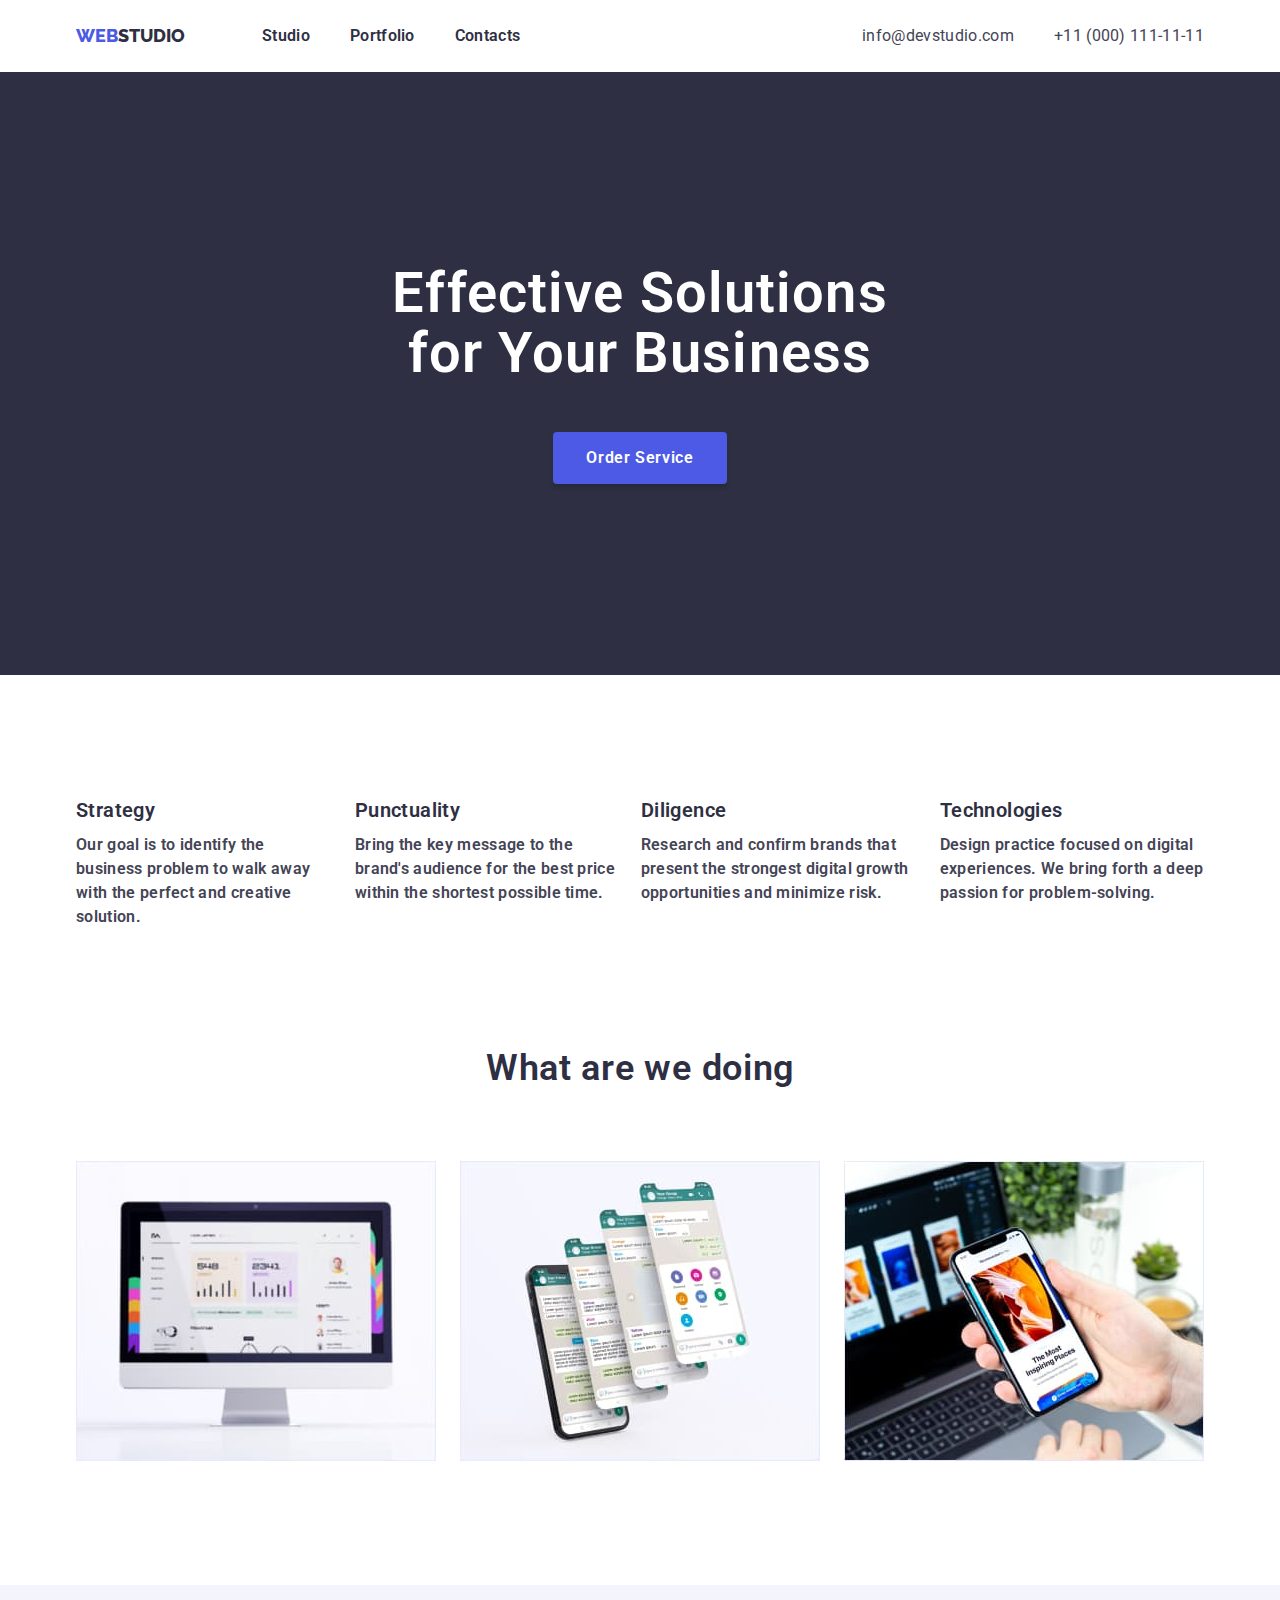
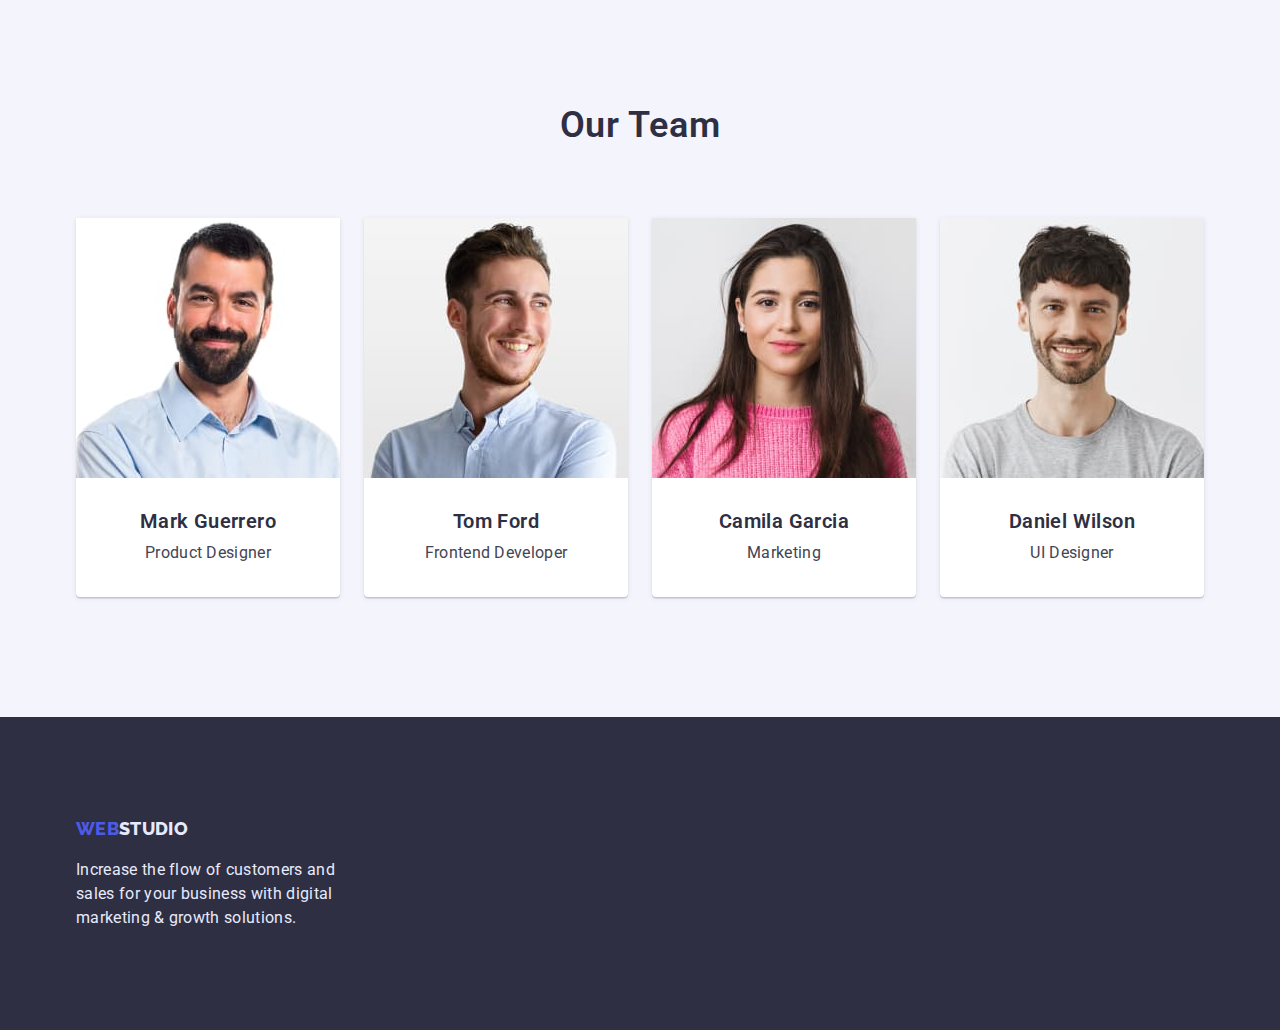
<file: index.html>
<!DOCTYPE html>
<html lang="en">
<head>
    <meta charset="UTF-8">
    <meta http-equiv="X-UA-Compatible" content="IE=edge">
    <meta name="viewport" content="width=device-width, initial-scale=1.0">
    <title>WebStudio</title>
    <link href="https://fonts.googleapis.com/css2?family=Raleway:wght@800&family=Roboto:wght@400;500;700;900&display=swap" rel="stylesheet">
    <link rel="stylesheet" href="https://cdnjs.cloudflare.com/ajax/libs/modern-normalize/1.1.0/modern-normalize.min.css">
    <link rel="stylesheet" href="./css/style.css">
</head>
<body>
    <!--Шапка-->
    <header class="header">
        <div class="container main-nav">
            <nav class="main-nav">
                <a href="./index.html" class="studio-title" ><span class="color-web">web</span>studio</a> 
                    <ul class="list navigation">
                        <li><a href="./index.html" class="item">Studio</a></li>
                        <li><a href="./portfolio.html" class="item">Portfolio</a></li>
                        <li><a href="" class="item">Contacts</a></li>
                    </ul>
            </nav>
                <ul class="list contact">
                
                    <li> <a href="mailto:info@devstudio.com" class="adress"> info@devstudio.com</a></li> 
                    <li> <a href="tel:+11(000)111-11-11" class="adress"> +11 (000) 111-11-11</a></li>  
             
                </ul>
        </div>       
    </header>
    <main>
            <!--Solutions-->
                <section class="section-title">
                    <div class="container">    
                        <h1 class="title-h-one">Effective Solutions for Your Business</h1>
                        <button type="button"  class="button-h-one">Order Service</button>
                    </div>
                </section>
            <section class="section-h-two ">
                <div class="container">    
                    <ul class="list recomends">
                        <li>
                            <h2 class="color-title about">Strategy</h2>
                            <p class="recomends-p">
                                Our goal is to identify the business problem to walk away with the perfect and creative solution.   
                            </p>
                        </li>
                        <li>
                            <h2 class="color-title  about">Punctuality</h2>
                            <p class="recomends-p">
                                Bring the key message to the brand's audience for the best price within the shortest possible time.
                            </p>
                        </li>
                        <li>
                            <h2 class="color-title  about">Diligence</h2>
                            <p class="recomends-p">Research and confirm brands that present the strongest digital growth opportunities and minimize risk.</p>
                        </li>
                        <li>
                            <h2 class="color-title  about">Technologies</h2>
                            <p class="recomends-p">Design practice focused on digital experiences. We bring forth a deep passion for problem-solving.</p>
                        </li>
                    </ul>
                </div>
            </section>

            <!--Pictures-->
            <section class="section">
                <div class="container">
                    <h2 class="about-us color-title we">What are we doing</h2>
                    <ul class="list img">
                        <li>
                            <img src="./image/phones/photo1.jpg" alt="Picture of computer" width="360">
                        </li>
                        <li>
                            <img src="./image/phones/photo2.jpg" alt="Picture of mobile phone" width="360">
                        </li>
                        <li>
                            <img src="./image/phones/photo3.jpg" alt="Picture of computer and phone" width="360">
                        </li>    
                    </ul>
                </div>    
            </section>
            <!--Team-->
            <section class="card-bgc section-h-three">
                <div class="container ">
                    <h2 class="color-title our-team ">Our Team</h2>
                    <ul class="list recomends ">
                        <li class="color-card"> 
                            
                                <img src="./image/people/person2.jpg" alt="Mark Guerrero" width="264" class="image">
                                <h3 class="color-title guys team">Mark Guerrero</h3>
                                <p class="color-p">Product Designer</p>
                            
                        </li>
                        <li class="color-card">
                            
                                <img src="./image/people/person1.jpg" alt="Tom Ford" width="264" class="image">
                                <h3 class="color-title guys team">Tom Ford</h3>
                                <p class="color-p">Frontend Developer</p>
                            
                        </li>
                        <li class="color-card">
                            
                                <img src="./image/people/person4.jpg" alt="Camila Garcia" width="264" class="image">
                                <h3 class="color-title guys team">Camila Garcia</h3>
                                <p class="color-p">Marketing</p>
                            
                        </li>
                        <li class="color-card">
                                <img src="./image/people/person3.jpg" alt="Daniel Wilson" width="264" class="image">
                                <h3 class="color-title guys team">Daniel Wilson</h3>
                                <p class="color-p">UI Designer</p> 
                        </li>
                    </ul>
                </div>
            </section>
    </main>
    <!--Футер-->
    <footer class="footer">
        <div class="container">
                <a href="./index.html" class="studio-second"><span class="color-web">web</span>studio</a>
                <p class="footer-p">Increase the flow of customers and sales for your business with digital marketing & growth solutions.</p>
        </div>
    </footer>
</body>
</html>
</file>
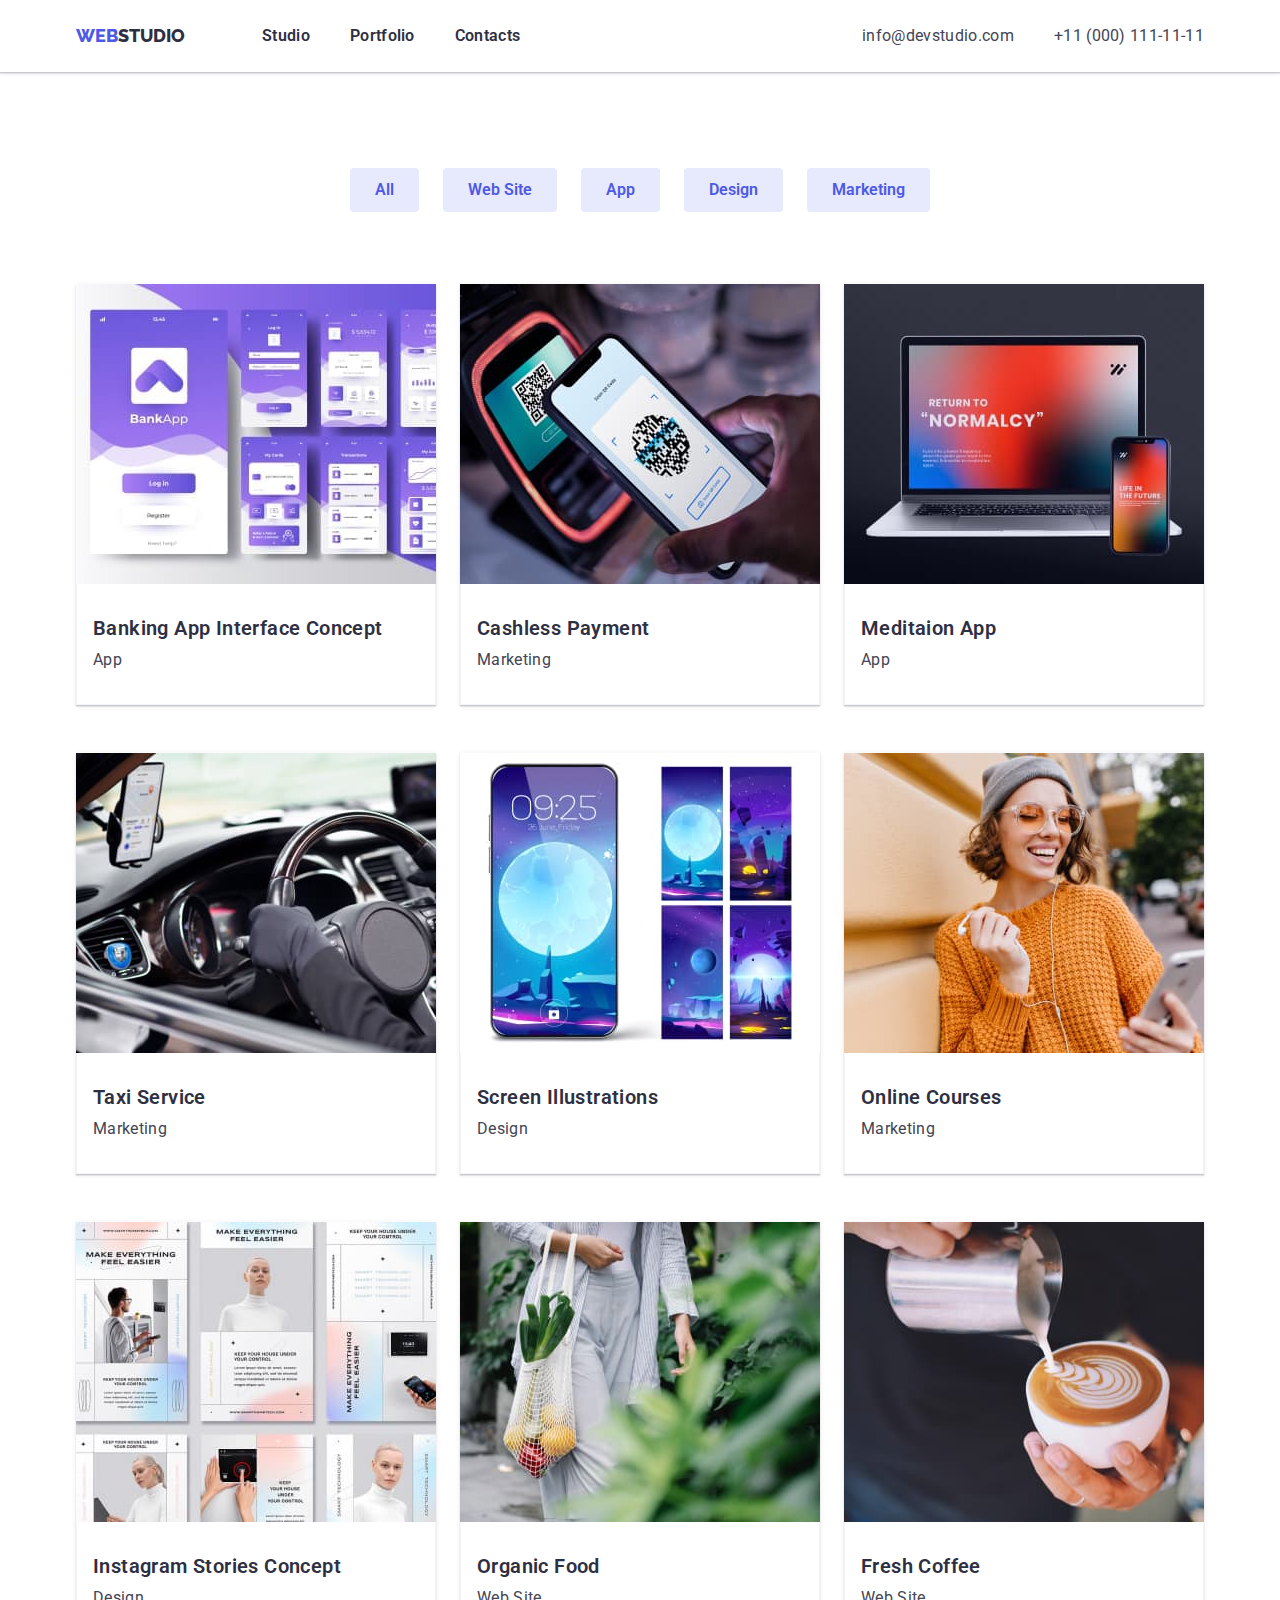
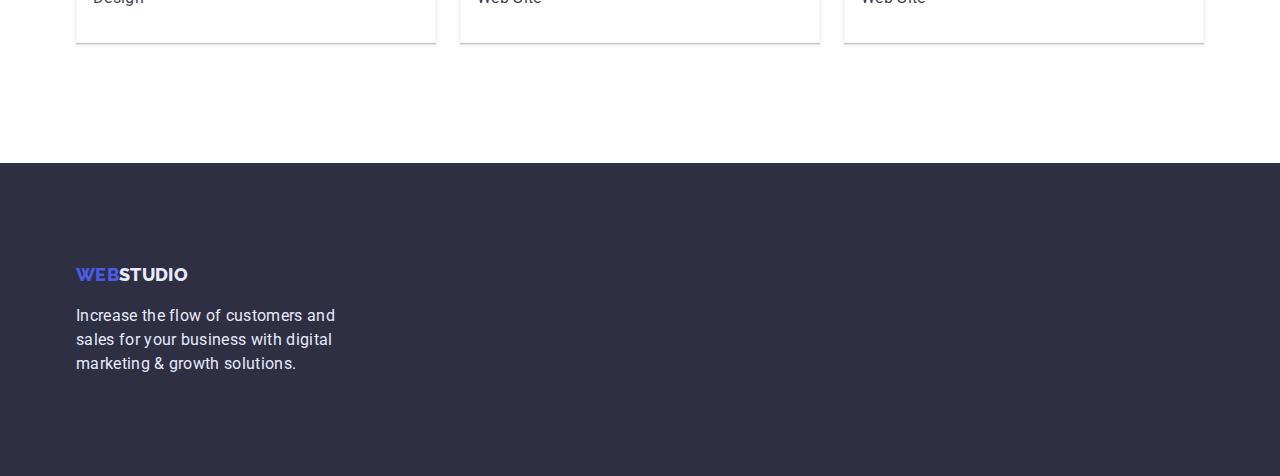
<file: portfolio.html>
<!DOCTYPE html>
<html lang="en">
<head>
    <meta charset="UTF-8">
    <meta http-equiv="X-UA-Compatible" content="IE=edge">
    <meta name="viewport" content="width=device-width, initial-scale=1.0">
    <title>Portfolio</title>
    <link href="https://fonts.googleapis.com/css2?family=Raleway:wght@800&family=Roboto:wght@400;500;700;900&display=swap" rel="stylesheet">
    <link rel="stylesheet" href="https://cdnjs.cloudflare.com/ajax/libs/modern-normalize/1.1.0/modern-normalize.min.css">
    <link rel="stylesheet" href="./css/style.css">
</head>
<body>
        <!--Шапка-->
        <header class="header">
            <div class="container main-nav">
                <nav class="main-nav">
                    <a href="./index.html" class="studio-title" ><span class="color-web">web</span>studio</a> 
                        <ul class="list navigation">
                            <li><a href="./index.html" class="item">Studio</a></li>
                            <li><a href="./portfolio.html" class="item">Portfolio</a></li>
                            <li><a href="" class="item">Contacts</a></li>
                        </ul>
                </nav>
                    <ul class="list contact">
                    
                        <li> <a href="mailto:info@devstudio.com" class="adress"> info@devstudio.com</a></li> 
                        <li> <a href="tel:+11(000)111-11-11" class="adress"> +11 (000) 111-11-11</a></li>  
                 
                    </ul>
            </div>       
        </header>
        <!-- Main -->
    <main>
        
        <section class="section-portfolio">
            <div class="container">
                <h1 class="visually-hidden">Our projects</h1>
                    <ul class="list nav-portfolio buttons">
                        <li>
                            <button type="button" class="nav-buttons">All</button>
                        </li>
                        <li>
                            <button type="button" class="nav-buttons">Web Site</button>
                        </li>
                        <li>
                            <button type="button" class="nav-buttons">App</button>
                        </li>
                        <li>
                            <button type="button" class="nav-buttons">Design</button>
                        </li>
                        <li>
                            <button type="button" class="nav-buttons">Marketing</button>
                        </li>
                    </ul>
                    
                        <ul class="list filters">
                            <li class="card-border">
                                <img src="./image/portfolio/app.jpg" alt="Picture of banking app" width="360" class="image">
                                <div class="p-shadow">
                                    <h2 class="h-two">Banking App Interface Concept</h2>
                                    <p class="p-portfolio">App</p>
                                </div>
                            </li>
                            <li class="card-border">
                                <img src="./image/portfolio/cash.jpg" alt="picture of blue font" width="360"class="image">
                                <div class="p-shadow">
                                    <h2 class="h-two">Cashless Payment</h2>
                                    <p class="p-portfolio">Marketing</p>
                                </div>
                            </li>
                            <li class="card-border">
                                <img src="./image/portfolio/pc.jpg" alt="Picture of computer" width="360"class="image">
                                <div class="p-shadow">
                                    <h2 class="h-two">Meditaion App</h2>
                                    <p class="p-portfolio">App</p>
                                </div>
                            </li>
                            <li class="card-border">
                                <img src="./image/portfolio/car.jpg" alt="picture of car"class="image">
                                <div class="p-shadow">
                                    <h2 class="h-two">Taxi Service</h2>
                                    <p class="p-portfolio">Marketing</p>
                                </div>
                            </li>
                            <li class="card-border">
                                <img src="./image/portfolio/phone.jpg" alt="picture of mobile phone" width="360"class="image">
                                <div class="p-shadow">
                                    <h2 class="h-two">Screen Illustrations</h2>
                                    <p class="p-portfolio">Design</p>
                                </div>
                            </li>
                            <li class="card-border">
                                <img src="./image/portfolio/girl.jpg" alt="picture of girl" width="360" class="image">
                                <div class="p-shadow">
                                    <h2 class="h-two">Online Courses</h2>
                                    <p class="p-portfolio">Marketing</p>
                                </div>
                            </li>
                            <li class="card-border">
                                <img src="./image/portfolio/instagram.jpg" alt="some pictures of instagram" width="360"class="image">
                                <div class="p-shadow">
                                    <h2 class="h-two">Instagram Stories Concept</h2>
                                    <p class="p-portfolio">Design</p>
                                </div>
                            </li>
                            <li class="card-border">
                                <img src="./image/portfolio/food.jpg" alt="picture of organic food" width="360"class="image">
                                <div class="p-shadow">
                                    <h2 class="h-two">Organic Food</h2>
                                    <p class="p-portfolio">Web Site</p>
                                </div>
                            </li>
                            <li class="card-border">
                                <img src="./image/portfolio/coffee.jpg" alt="picture of coffee" width="360"class="image">
                                <div class="p-shadow">
                                    <h2 class="h-two">Fresh Coffee</h2>
                                    <p class="p-portfolio">Web Site</p>
                                </div>
                            </li>     
                        </ul>
                    </div> 
                
        </section>
    </main>
    <!--Футер-->
    <footer class="footer">
        <div class="container">
                <a href="./index.html" class="studio-second"><span class="color-web">web</span>studio</a>
                <p class="footer-p">Increase the flow of customers and sales for your business with digital marketing & growth solutions.</p>
        </div>
    </footer>
    </body>
    </html>
</file>
<file: css/style.css>
:root
{
    --main-color-white: #fff;
    --main-color-blue: #4D5AE5;
    --main-color-text:#2E2F42 ;
    --second-color-text: #434455;
    --color-cloud:#E7E9FC;
    --color-of-card: #F4F4FD;
    --main-color-focus:#4D5AE5;
    --button-h-one-focus:#404BBF;

}

/*#4D5AE5  цвет лого  */
/* #2E2F42 заглавный цвет текста */
/* #FFFFFF цвет фона */
/* #434455 вторичный цвет текста */
/* #E7E9FC цвет текста футера */
/* #F4F4FD цевт сецкии с карточками */


/* оформлення боді*/

body
{
    color:var(--main-color-text);
    font-family: Roboto, sans-serif;
    background-color: var(--main-color-white);
}

p
{
    margin: 0;
}
.main-nav
{
    align-items: center;
    display: flex;
}

.container
{
    margin-left: auto;
    margin-right: auto;
    padding-left: 15px;
    padding-right: 15px;
    width: 1158px;
}

.list
{
    padding: 0;
    margin-top: 0;
    margin-bottom: 0;
    list-style: none;
} 

.color-title
{
    color:var(--main-color-text);
    letter-spacing: 0.02em;
    font-weight: 600;
    font-size: 20px;
}


/* logo design */
.header
{
    box-shadow: 0px 2px 1px rgba(46, 47, 66, 0.08), 0px 1px 1px rgba(46, 47, 66, 0.16), 0px 1px 6px rgba(46, 47, 66, 0.08);
    padding-top: 24px;
    padding-bottom: 24px;
   
}

.color-web
{
    
    font-family: Raleway, sans-serif;
    color:var(--main-color-blue);
    font-size: 18px;
    line-height: 1.3;
    font-weight: 800;
    text-decoration: none;
    
}

.color-web:focus
{
    color:var(--main-color-focus);
} 

.studio-title
{
    font-family: Raleway, sans-serif;
    color:var(--main-color-text);
    font-size: 18px;
    line-height: 1.3;
    font-weight: 800;
    text-decoration: none;
    text-transform: uppercase;
    margin-right: 77px;
}

/* navigation design */



.navigation
{
    display: flex;
    font-size: 16px;
    line-height: 1.5;
    letter-spacing: 0.02em;
    font-weight: 600;
}

.navigation li:not(:last-child)
{
    margin-right: 40px;
}


.item
{
    text-decoration: none;
    color: var(--main-color-text);
}

.item:hover, .item:focus
{
    color: var(--main-color-focus);
}

/*adress design */

.adress
{
    font-size: 16px;
    line-height: 1.5;
    letter-spacing: 0.02em;
    color:var(--second-color-text);
    text-decoration:none;
}

.adress:focus, .adress:hover
{
    color:var(--main-color-focus);
}

.contact
{
    display: flex;
    margin-left:auto
}

.contact li:not(:last-child)
{
    margin-right: 40px ;
}


/* section 1 */



.section-title
{
    padding-top: 192px;
    padding-bottom: 192px;
    height: 603px;
    background-color:var(--main-color-text);
}

.title-h-one
{
    margin:0;
    margin-right: auto;
    margin-left:auto;
    margin-bottom:48px;
    color:var(--main-color-white);
    max-width: 500px;
    font-weight: 600;
    font-size: 56px;
    line-height: 1.07;
    letter-spacing: 0.02em;
    text-align: center;

}

.button-h-one
{
    display: block;
    margin: 0;
    margin-right: auto;
    margin-left:auto;
    min-width: 170px;
    border-radius: 4px;
    padding: 16px 32px;
    color:var(--main-color-white);
    background: var(--main-color-blue);
    font-family: Roboto, serif;
    cursor: pointer;
    font-weight: 600;
    letter-spacing: 0.04em;
    font-size: 16px;
    border:1px solid transparent;
    box-shadow: 0px 4px 4px rgba(0, 0, 0, 0.15);
}

.button-h-one:focus, .button-h-one:hover
{
    background-color:var(--button-h-one-focus);
    transition: 0.5s;
}


/* section 2 */

.recomends
{
    display: flex;
}

.recomends li:not(:first-child)
{
    margin-left: 24px;
}
.section-h-two
{
    
    padding-top: 120px;
    padding-bottom: 120px;
    color: var(--second-color-text);
    font-size: 16px;
    line-height: 1.5;
    font-weight: 600;
    letter-spacing: 0.02em;
    font-size: 20px;
}

.p-h-two
{
    
    font-size: 16px;
}

.about
{
    text-align: left;
    margin-bottom: 8px;
    margin-top: 0;
}
.recomends-p
{
    color:var(--second-color-text);
    font-size: 16px;
    line-height: 1.5; 
    letter-spacing: 0.02em;
    font-size: 16px;
    text-align: left;  
}
/* section 3 */
.section
{
    padding-bottom: 120px;
}

.color-card
{
    background-color: var(--main-color-white);
    box-shadow: 0px 1px 6px rgba(46, 47, 66, 0.08), 0px 1px 1px rgba(46, 47, 66, 0.16), 0px 2px 1px rgba(46, 47, 66, 0.08);
    border-radius: 0px 0px 4px 4px
}
.card-bgc
{
    
    padding-bottom: 120px;
}

.about-us 
{
    margin: 0;
    margin-bottom: 72px;
    text-align: center;
    font-size: 36px;
    line-height: 1.1;
    font-weight: 600;
    letter-spacing: 0.02em;
}

.we
{
    /* margin-top: 120px;
    margin-bottom: 72px; */
}

.img
{
    display: flex;
}
.img li:not(:first-child)
{
    margin-left: 24px;
}
/* section 4 */

.section-h-three
{
    background-color: var(--color-of-card);
    padding-top: 120px;
}
.our-team
{
    margin-top: 0;
    margin-bottom: 72px;
    text-align: center;
    font-weight: 600;
    letter-spacing: 0.02em;
    font-size: 36px;
    
}

.color-p
{
    color:var(--second-color-text);
    font-size: 16px;
    line-height: 1.5; 
    letter-spacing: 0.02em;
    font-size: 16px;
    text-align: center;
    margin-bottom: 32px;
}


.guys
{
    text-align: center;
    font-size: 20px;
}

.team
{
    
    margin-top: 32px;
    margin-bottom: 8px;
}

/* footer */


.footer-p
{
   width: 264px; 
   margin-top: 16px;
}
.footer
{
    padding-bottom: 100px;
    padding-top: 100px;
    background-color:var(--main-color-text);
    color:var(--color-cloud);
    font-size: 16px;
    line-height: 1.5;
    letter-spacing: 0.02em;
}

.studio-second
{
    font-family: Raleway, sans-serif;
    color:var(--color-cloud);
    font-size: 18px;
    line-height: 1.3;
    font-weight: 800;
    text-decoration: none;
    text-transform: uppercase;
}




/* Portfolio design */




/* section 1*/
.section-portfolio
{
    padding-top: 96px;
    padding-bottom:120px ;
}

.buttons
{
    display: flex;
    justify-content: center;
}

.buttons li:not(:last-child)
{
    margin-right: 24px;
}

.nav-portfolio
{
    font-size: 16px;
    line-height: 1.5;
    letter-spacing: 0.04em;
    margin-bottom: 72px;
}

.nav-buttons
{
    padding-top: 12px;
    padding-bottom: 12px;
    padding-left: 24px;
    padding-right: 24px;
    border:1px solid transparent;
    border-radius: 4px;
    color: var(--main-color-blue);
    background: var(--color-cloud);
    font-weight: 600;
    font-size: 16px;
    cursor: pointer;
    font-family: Roboto, sans-serif;
}
.nav-buttons:hover, .nav-buttons:focus
{
    color:var(--main-color-white);
    background: var(--main-color-blue); 
}


/* section 2 */


.h-two
{
    margin:0;
   
    margin-bottom: 8px;
    
    color:var(--main-color-text);
    font-weight: 600;
    font-size: 20px;
    line-height: 1.2;
    letter-spacing: 0.02em;
}

.p-portfolio
{
    color:var(--second-color-text);
    font-size: 16px;
    line-height: 1.5;
    letter-spacing: 0.02em;
}

.p-portfolio-second
{
    color: var(--color-cloud);
    font-size: 16px;
    line-height: 24px;
    letter-spacing: 0.02em;
}

.visually-hidden
{
    position: absolute;
    width: 1px;
    height: 1px;
    margin: -1px;
    border: 0;
    padding: 0;
    white-space: nowrap;
    clip-path: inset(100%);
    clip: rect(0 0 0 0);
    overflow: hidden;
}

.image
{
    display: block;
}

.filters
{
    
    display: flex ;
    flex-wrap: wrap;
    
}


.card-border
{
    width: 360px;
    box-shadow: 0px 1px 6px rgba(46, 47, 66, 0.08), 0px 1px 1px rgba(46, 47, 66, 0.16), 0px 2px 1px rgba(46, 47, 66, 0.08);
    margin-bottom: 48px;
}
.card-border:nth-child(n + 7)
{
    margin-bottom: 0;
} 
.card-border:not(:nth-child(3n))
{
    margin-right: 24px;
    
}

 .p-shadow
 {
    
    border: 0.5px solid #F4F4FD;
    border-top: none;
    padding-top: 32px;
    padding-bottom: 32px;
    padding-left: 16px;
    padding-right: 16px;
 }
</file>
